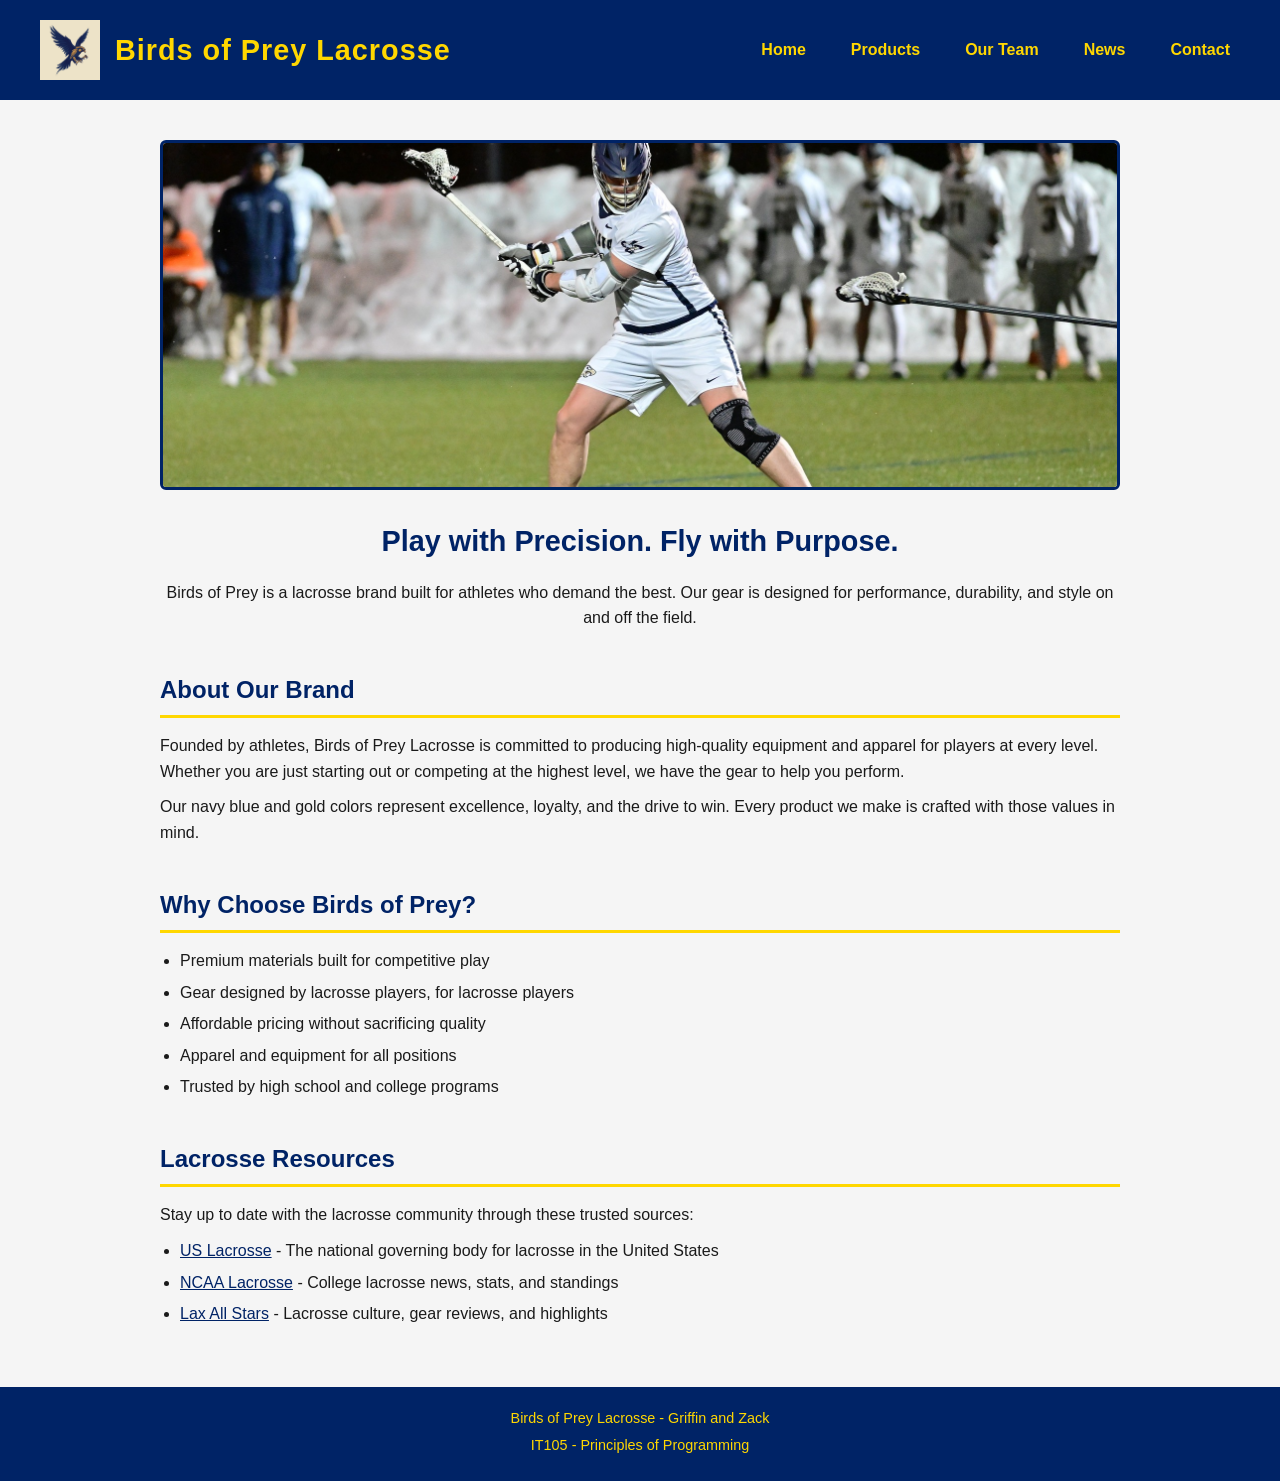
<file: signatureAssignment/index.html>
<!DOCTYPE html>
<html lang="en">
<head>
    <meta charset="UTF-8">
    <meta name="viewport" content="width=device-width, initial-scale=1.0">
    <title>Birds of Prey Lacrosse</title>
    <link rel="stylesheet" href="css/styles.css">
</head>
<body>

    <header>
        <div class="logo-area">
            <img src="media/Eagle.jpg" alt="Birds of Prey Lacrosse Logo" class="logo" id="logo-img">
            <h1>Birds of Prey Lacrosse</h1>
        </div>
        <nav>
            <a href="index.html">Home</a>
            <a href="products.html">Products</a>
            <a href="team.html">Our Team</a>
            <a href="news.html">News</a>
            <a href="contact.html">Contact</a>
        </nav>
    </header>

    <main>
        <section class="hero">
            <img src="media/action.jpg" alt="Birds of Prey lacrosse action shot" class="hero-img">
            <div class="hero-text">
                <h2>Play with Precision. Fly with Purpose.</h2>
                <p>Birds of Prey is a lacrosse brand built for athletes who demand the best. Our gear is designed for performance, durability, and style on and off the field.</p>
            </div>
        </section>

        <section class="about">
            <h2>About Our Brand</h2>
            <p>Founded by athletes, Birds of Prey Lacrosse is committed to producing high-quality equipment and apparel for players at every level. Whether you are just starting out or competing at the highest level, we have the gear to help you perform.</p>
            <p>Our navy blue and gold colors represent excellence, loyalty, and the drive to win. Every product we make is crafted with those values in mind.</p>
        </section>

        <section class="highlights">
            <h2>Why Choose Birds of Prey?</h2>
            <ul>
                <li>Premium materials built for competitive play</li>
                <li>Gear designed by lacrosse players, for lacrosse players</li>
                <li>Affordable pricing without sacrificing quality</li>
                <li>Apparel and equipment for all positions</li>
                <li>Trusted by high school and college programs</li>
            </ul>
        </section>

        <section class="external-links">
            <h2>Lacrosse Resources</h2>
            <p>Stay up to date with the lacrosse community through these trusted sources:</p>
            <ul>
                <li><a href="https://www.uslacrosse.org" target="_blank">US Lacrosse</a> - The national governing body for lacrosse in the United States</li>
                <li><a href="https://www.ncaa.org/sports/lacrosse" target="_blank">NCAA Lacrosse</a> - College lacrosse news, stats, and standings</li>
                <li><a href="https://www.laxallstars.com" target="_blank">Lax All Stars</a> - Lacrosse culture, gear reviews, and highlights</li>
            </ul>
        </section>
    </main>

    <footer>
        <p>Birds of Prey Lacrosse - Griffin and Zack</p>
        <p>IT105 - Principles of Programming</p>
    </footer>

    <script src="js/script.js"></script>
</body>
</html>
</file>
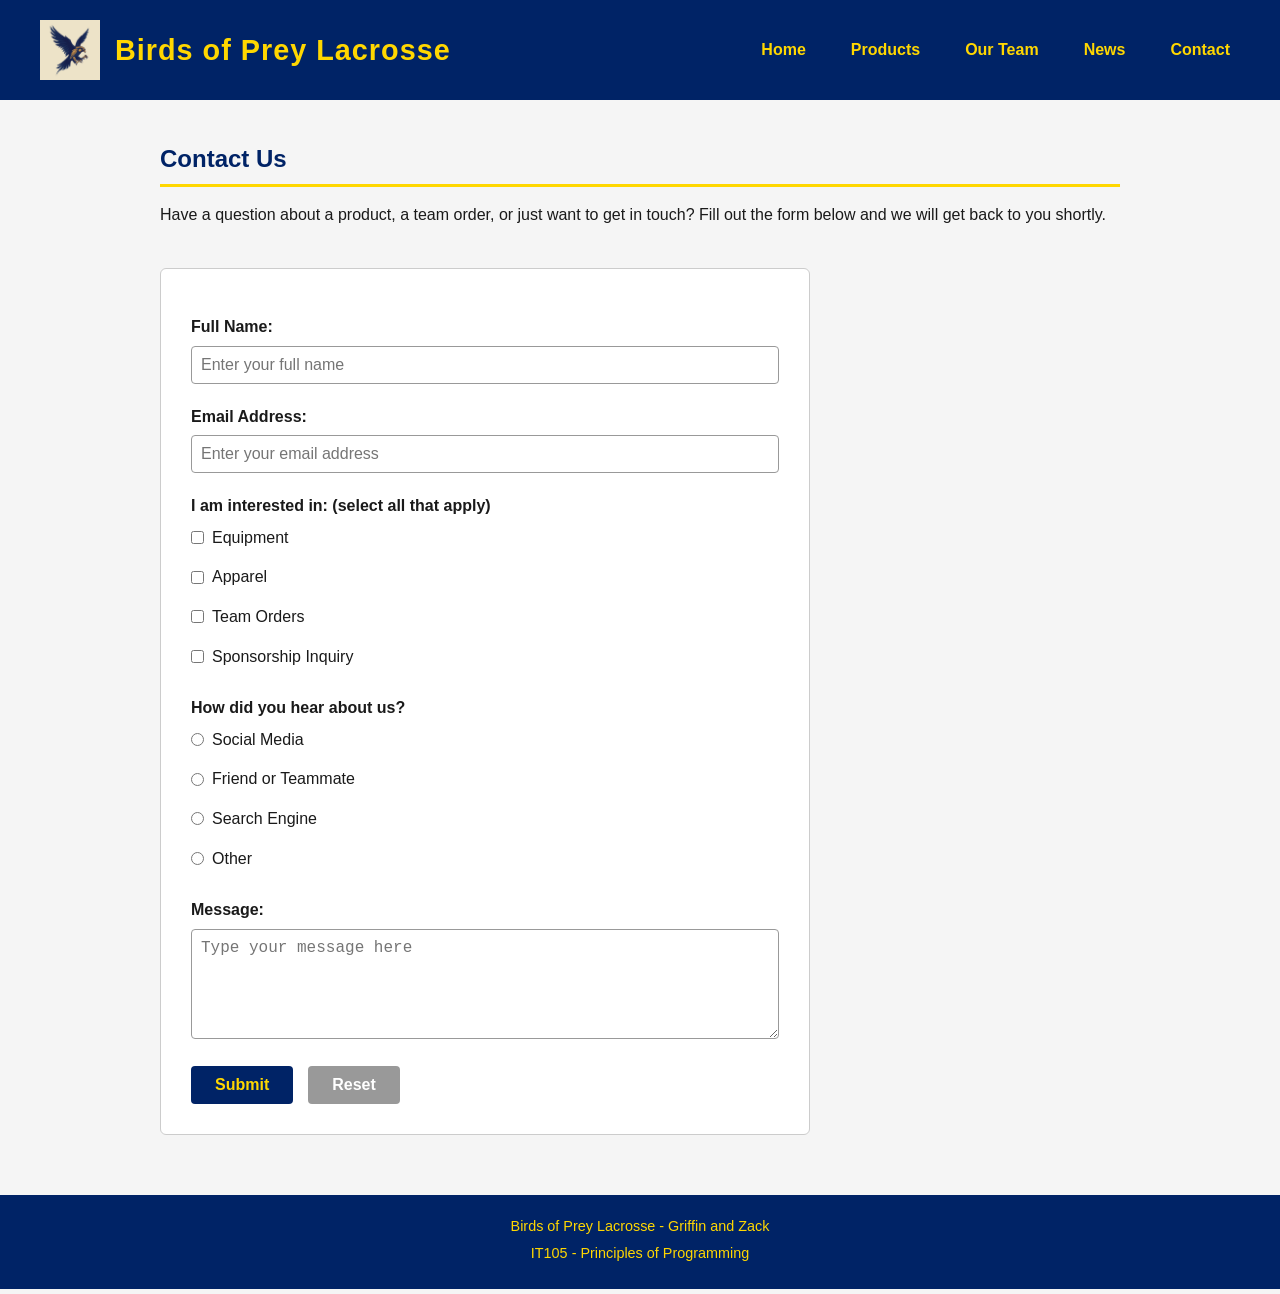
<file: signatureAssignment/contact.html>
<!DOCTYPE html>
<html lang="en">
<head>
    <meta charset="UTF-8">
    <meta name="viewport" content="width=device-width, initial-scale=1.0">
    <title>Contact - Birds of Prey Lacrosse</title>
    <link rel="stylesheet" href="css/styles.css">
</head>
<body>

    <header>
        <div class="logo-area">
            <img src="media/Eagle.jpg" alt="Birds of Prey Lacrosse Logo" class="logo">
            <h1>Birds of Prey Lacrosse</h1>
        </div>
        <nav>
            <a href="index.html">Home</a>
            <a href="products.html">Products</a>
            <a href="team.html">Our Team</a>
            <a href="news.html">News</a>
            <a href="contact.html">Contact</a>
        </nav>
    </header>

    <main>
        <section>
            <h2>Contact Us</h2>
            <p>Have a question about a product, a team order, or just want to get in touch? Fill out the form below and we will get back to you shortly.</p>
        </section>

        <section class="form-section">
            <div id="form-message"></div>

            <div class="form-group">
                <label for="name">Full Name:</label>
                <input type="text" id="name" placeholder="Enter your full name">
            </div>

            <div class="form-group">
                <label for="email">Email Address:</label>
                <input type="text" id="email" placeholder="Enter your email address">
            </div>

            <div class="form-group">
                <label>I am interested in: (select all that apply)</label>
                <div class="checkbox-group">
                    <label><input type="checkbox" id="check-equipment" value="Equipment"> Equipment</label>
                    <label><input type="checkbox" id="check-apparel" value="Apparel"> Apparel</label>
                    <label><input type="checkbox" id="check-team" value="Team Orders"> Team Orders</label>
                    <label><input type="checkbox" id="check-sponsorship" value="Sponsorship"> Sponsorship Inquiry</label>
                </div>
            </div>

            <div class="form-group">
                <label>How did you hear about us?</label>
                <div class="radio-group">
                    <label><input type="radio" name="referral" value="Social Media"> Social Media</label>
                    <label><input type="radio" name="referral" value="Friend or Teammate"> Friend or Teammate</label>
                    <label><input type="radio" name="referral" value="Search Engine"> Search Engine</label>
                    <label><input type="radio" name="referral" value="Other"> Other</label>
                </div>
            </div>

            <div class="form-group">
                <label for="message">Message:</label>
                <textarea id="message" rows="5" placeholder="Type your message here"></textarea>
            </div>

            <div class="form-buttons">
                <button type="button" onclick="submitForm()">Submit</button>
                <button type="button" onclick="resetForm()">Reset</button>
            </div>
        </section>
    </main>

    <footer>
        <p>Birds of Prey Lacrosse - Griffin and Zack</p>
        <p>IT105 - Principles of Programming</p>
    </footer>

    <script src="js/script.js"></script>
</body>
</html>
</file>
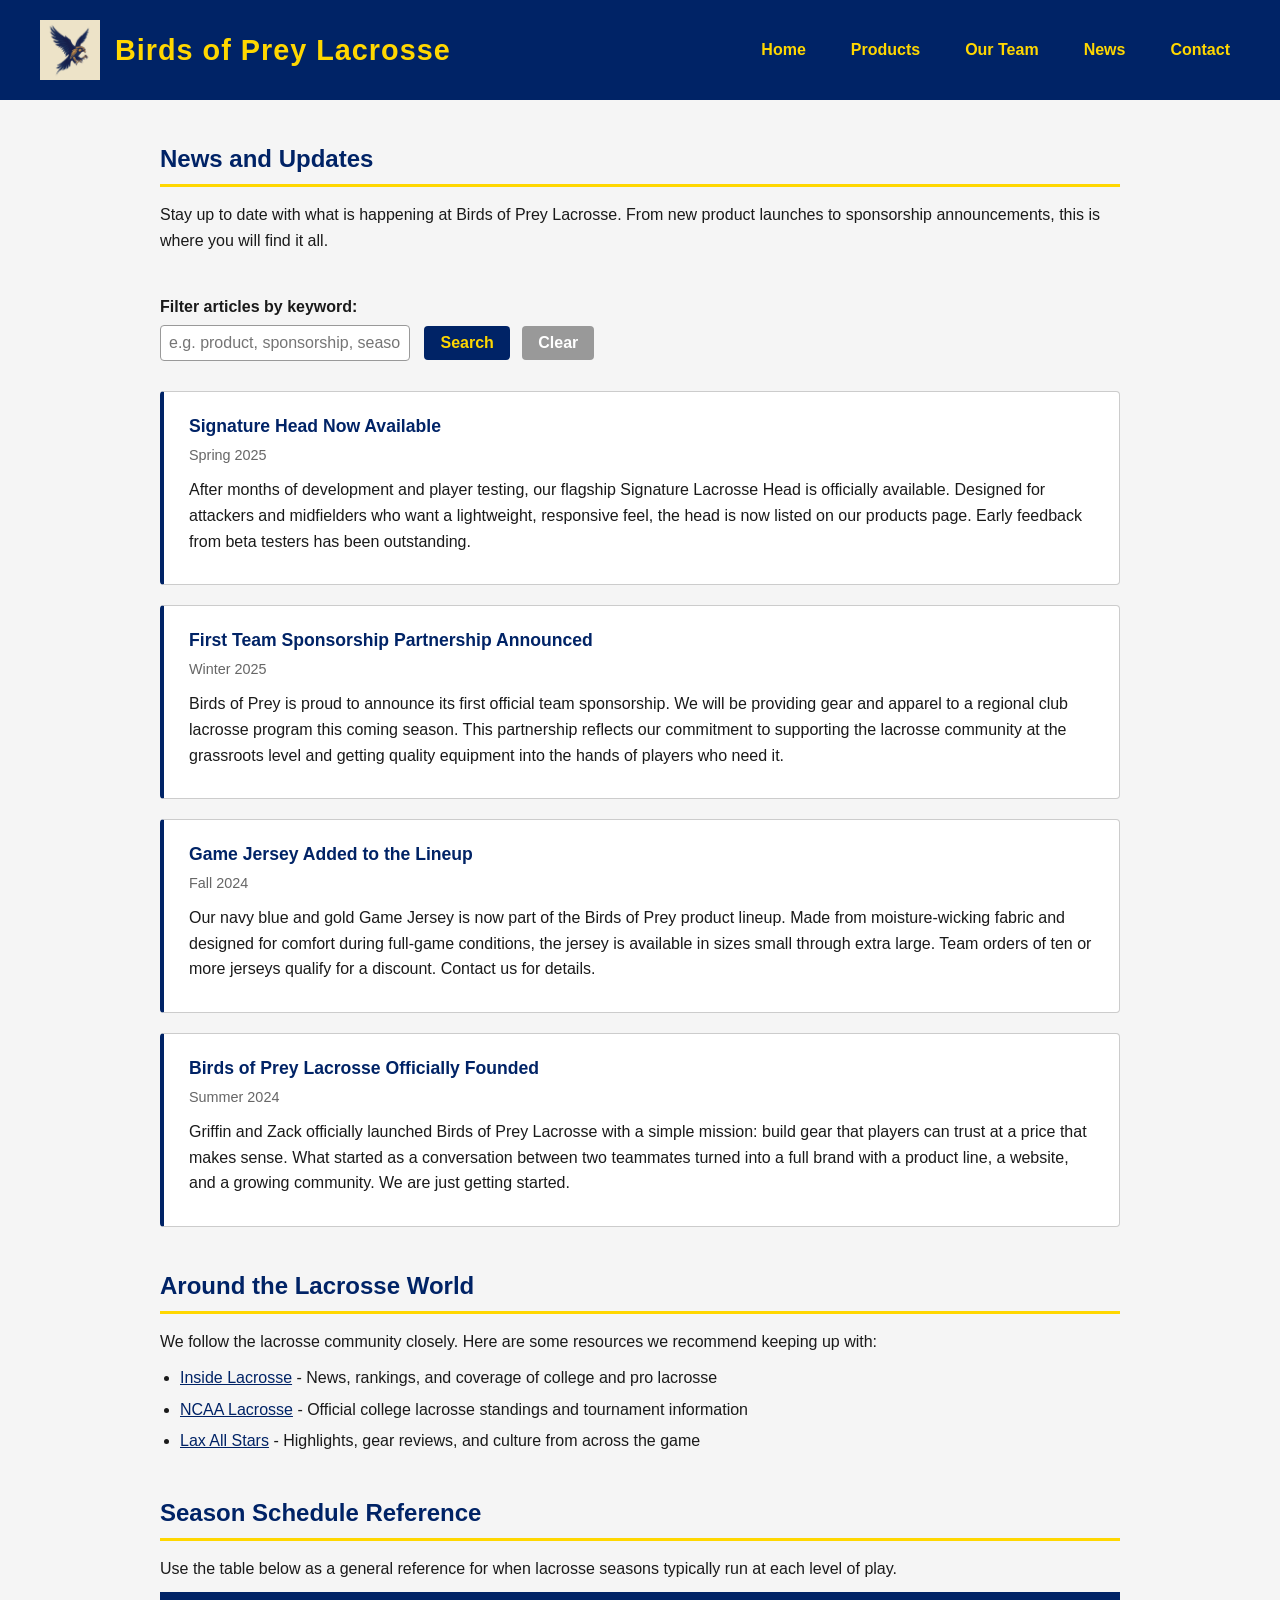
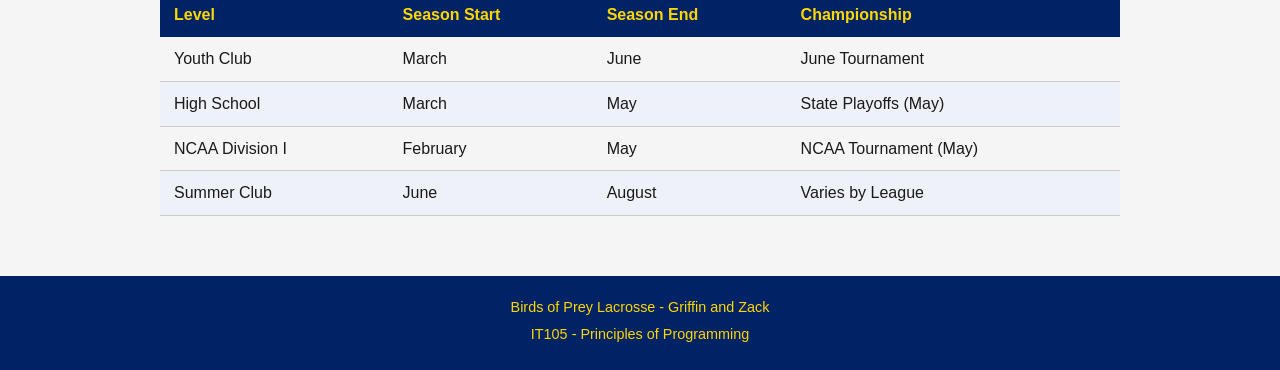
<file: signatureAssignment/news.html>
<!DOCTYPE html>
<html lang="en">
<head>
    <meta charset="UTF-8">
    <meta name="viewport" content="width=device-width, initial-scale=1.0">
    <title>News - Birds of Prey Lacrosse</title>
    <link rel="stylesheet" href="css/styles.css">
</head>
<body>

    <header>
        <div class="logo-area">
            <img src="media/Eagle.jpg" alt="Birds of Prey Lacrosse Logo" class="logo">
            <h1>Birds of Prey Lacrosse</h1>
        </div>
        <nav>
            <a href="index.html">Home</a>
            <a href="products.html">Products</a>
            <a href="team.html">Our Team</a>
            <a href="news.html">News</a>
            <a href="contact.html">Contact</a>
        </nav>
    </header>

    <main>

        <section>
            <h2>News and Updates</h2>
            <p>Stay up to date with what is happening at Birds of Prey Lacrosse. From new product launches to sponsorship announcements, this is where you will find it all.</p>
        </section>

        <section class="news-filter">
            <label for="filter-input">Filter articles by keyword:</label>
            <input type="text" id="filter-input" placeholder="e.g. product, sponsorship, season">
            <button onclick="filterNews()">Search</button>
            <button onclick="clearFilter()">Clear</button>
            <p id="filter-message"></p>
        </section>

        <section id="news-container">

            <article class="news-card" data-tags="product launch head">
                <h3>Signature Head Now Available</h3>
                <p class="news-date">Spring 2025</p>
                <p>After months of development and player testing, our flagship Signature Lacrosse Head is officially available. Designed for attackers and midfielders who want a lightweight, responsive feel, the head is now listed on our products page. Early feedback from beta testers has been outstanding.</p>
            </article>

            <article class="news-card" data-tags="sponsorship partnership team">
                <h3>First Team Sponsorship Partnership Announced</h3>
                <p class="news-date">Winter 2025</p>
                <p>Birds of Prey is proud to announce its first official team sponsorship. We will be providing gear and apparel to a regional club lacrosse program this coming season. This partnership reflects our commitment to supporting the lacrosse community at the grassroots level and getting quality equipment into the hands of players who need it.</p>
            </article>

            <article class="news-card" data-tags="apparel jersey launch">
                <h3>Game Jersey Added to the Lineup</h3>
                <p class="news-date">Fall 2024</p>
                <p>Our navy blue and gold Game Jersey is now part of the Birds of Prey product lineup. Made from moisture-wicking fabric and designed for comfort during full-game conditions, the jersey is available in sizes small through extra large. Team orders of ten or more jerseys qualify for a discount. Contact us for details.</p>
            </article>

            <article class="news-card" data-tags="brand launch founding">
                <h3>Birds of Prey Lacrosse Officially Founded</h3>
                <p class="news-date">Summer 2024</p>
                <p>Griffin and Zack officially launched Birds of Prey Lacrosse with a simple mission: build gear that players can trust at a price that makes sense. What started as a conversation between two teammates turned into a full brand with a product line, a website, and a growing community. We are just getting started.</p>
            </article>

        </section>

        <section>
            <h2>Around the Lacrosse World</h2>
            <p>We follow the lacrosse community closely. Here are some resources we recommend keeping up with:</p>
            <ul>
                <li><a href="https://www.theinsidelacrosse.com" target="_blank">Inside Lacrosse</a> - News, rankings, and coverage of college and pro lacrosse</li>
                <li><a href="https://www.ncaa.org/sports/lacrosse" target="_blank">NCAA Lacrosse</a> - Official college lacrosse standings and tournament information</li>
                <li><a href="https://www.laxallstars.com" target="_blank">Lax All Stars</a> - Highlights, gear reviews, and culture from across the game</li>
            </ul>
        </section>

        <section>
            <h2>Season Schedule Reference</h2>
            <p>Use the table below as a general reference for when lacrosse seasons typically run at each level of play.</p>
            <table>
                <thead>
                    <tr>
                        <th>Level</th>
                        <th>Season Start</th>
                        <th>Season End</th>
                        <th>Championship</th>
                    </tr>
                </thead>
                <tbody>
                    <tr>
                        <td>Youth Club</td>
                        <td>March</td>
                        <td>June</td>
                        <td>June Tournament</td>
                    </tr>
                    <tr>
                        <td>High School</td>
                        <td>March</td>
                        <td>May</td>
                        <td>State Playoffs (May)</td>
                    </tr>
                    <tr>
                        <td>NCAA Division I</td>
                        <td>February</td>
                        <td>May</td>
                        <td>NCAA Tournament (May)</td>
                    </tr>
                    <tr>
                        <td>Summer Club</td>
                        <td>June</td>
                        <td>August</td>
                        <td>Varies by League</td>
                    </tr>
                </tbody>
            </table>
        </section>

    </main>

    <footer>
        <p>Birds of Prey Lacrosse - Griffin and Zack</p>
        <p>IT105 - Principles of Programming</p>
    </footer>

    <script src="js/script.js"></script>
</body>
</html>
</file>
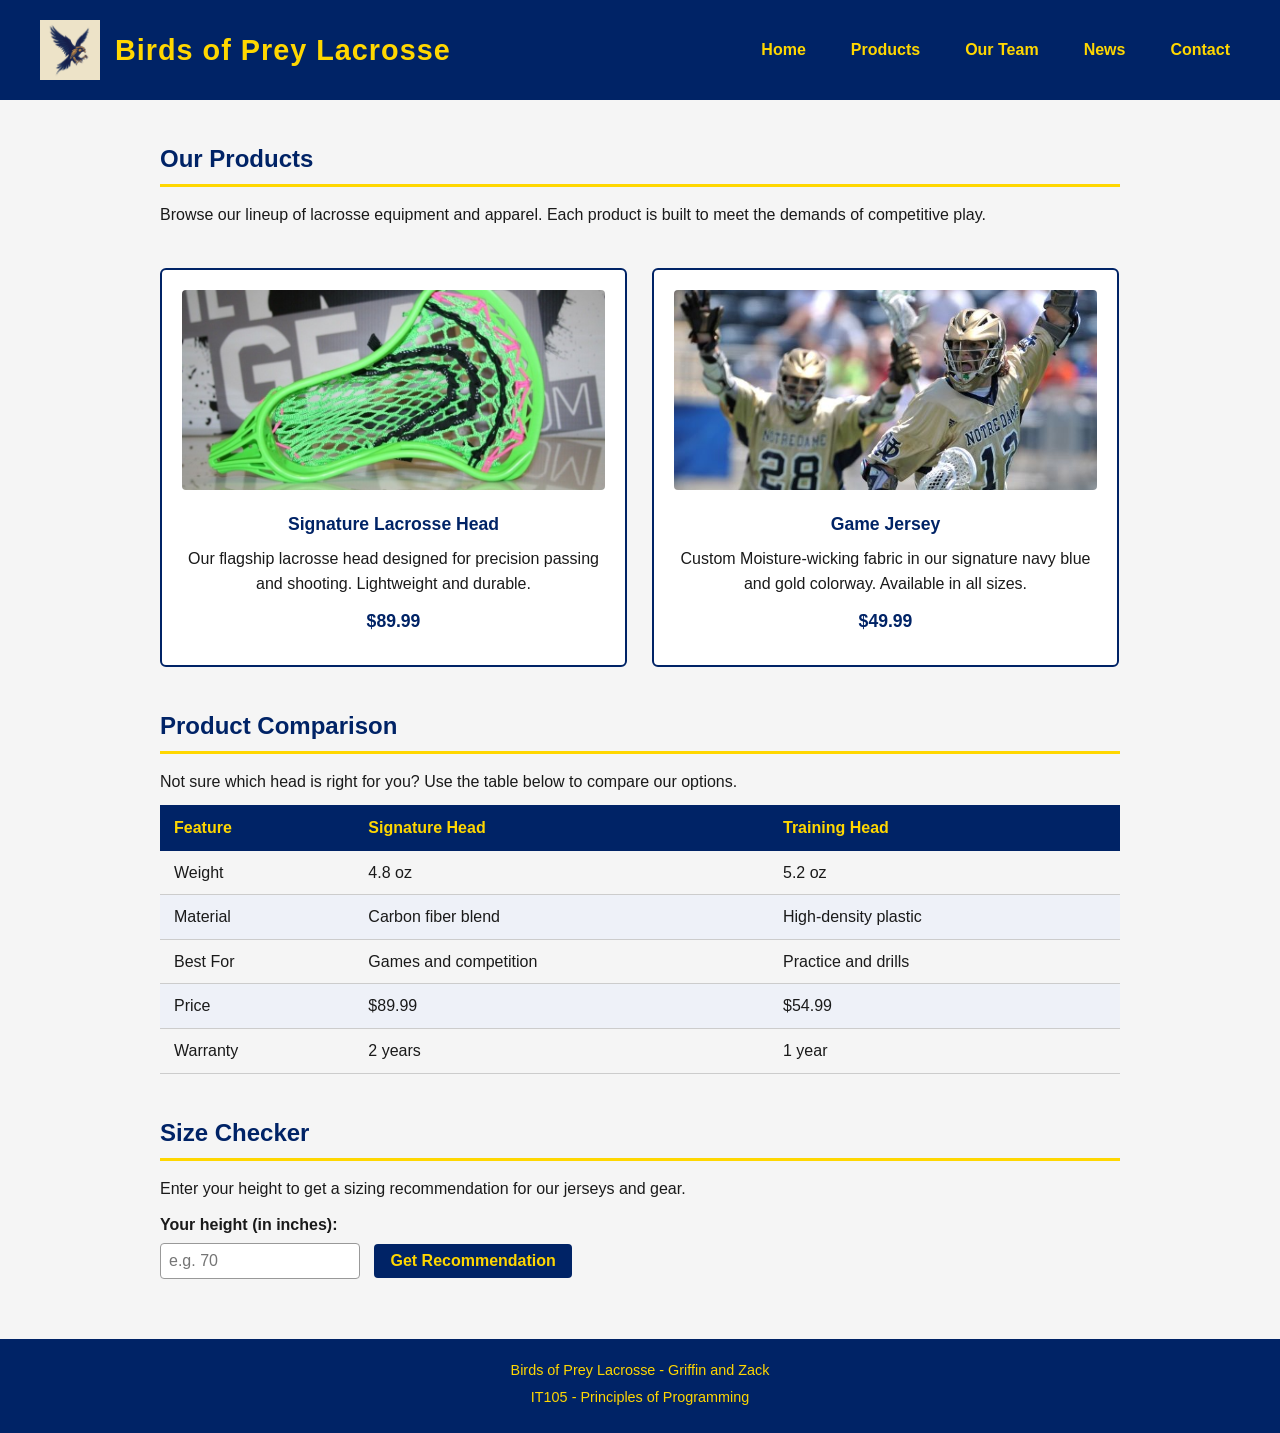
<file: signatureAssignment/products.html>
<!DOCTYPE html>
<html lang="en">
<head>
    <meta charset="UTF-8">
    <meta name="viewport" content="width=device-width, initial-scale=1.0">
    <title>Products - Birds of Prey Lacrosse</title>
    <link rel="stylesheet" href="css/styles.css">
</head>
<body>

    <header>
        <div class="logo-area">
            <img src="media/Eagle.jpg" alt="Birds of Prey Lacrosse Logo" class="logo">
            <h1>Birds of Prey Lacrosse</h1>
        </div>
        <nav>
            <a href="index.html">Home</a>
            <a href="products.html">Products</a>
            <a href="team.html">Our Team</a>
            <a href="news.html">News</a>
            <a href="contact.html">Contact</a>
        </nav>
    </header>

    <main>
        <section>
            <h2>Our Products</h2>
            <p>Browse our lineup of lacrosse equipment and apparel. Each product is built to meet the demands of competitive play.</p>
        </section>

        <section class="product-grid">

            <div class="product-card">
                <img src="media/head.jpg" alt="Birds of Prey Lacrosse Head">
                <h3>Signature Lacrosse Head</h3>
                <p>Our flagship lacrosse head designed for precision passing and shooting. Lightweight and durable.</p>
                <p class="price">$89.99</p>
            </div>

            <div class="product-card">
                <img src="media/jerseyes.jpg" alt="Birds of Prey Jersey">
                <h3>Game Jersey</h3>
                <p>Custom Moisture-wicking fabric in our signature navy blue and gold colorway. Available in all sizes.</p>
                <p class="price">$49.99</p>
            </div>

        </section>

        <section class="product-table-section">
            <h2>Product Comparison</h2>
            <p>Not sure which head is right for you? Use the table below to compare our options.</p>
            <table>
                <thead>
                    <tr>
                        <th>Feature</th>
                        <th>Signature Head</th>
                        <th>Training Head</th>
                    </tr>
                </thead>
                <tbody>
                    <tr>
                        <td>Weight</td>
                        <td>4.8 oz</td>
                        <td>5.2 oz</td>
                    </tr>
                    <tr>
                        <td>Material</td>
                        <td>Carbon fiber blend</td>
                        <td>High-density plastic</td>
                    </tr>
                    <tr>
                        <td>Best For</td>
                        <td>Games and competition</td>
                        <td>Practice and drills</td>
                    </tr>
                    <tr>
                        <td>Price</td>
                        <td>$89.99</td>
                        <td>$54.99</td>
                    </tr>
                    <tr>
                        <td>Warranty</td>
                        <td>2 years</td>
                        <td>1 year</td>
                    </tr>
                </tbody>
            </table>
        </section>

        <section class="size-check">
            <h2>Size Checker</h2>
            <p>Enter your height to get a sizing recommendation for our jerseys and gear.</p>
            <label for="height-input">Your height (in inches):</label>
            <input type="text" id="height-input" placeholder="e.g. 70">
            <button onclick="checkSize()">Get Recommendation</button>
            <p id="size-result"></p>
        </section>
    </main>

    <footer>
        <p>Birds of Prey Lacrosse - Griffin and Zack</p>
        <p>IT105 - Principles of Programming</p>
    </footer>

    <script src="js/script.js"></script>
</body>
</html>
</file>
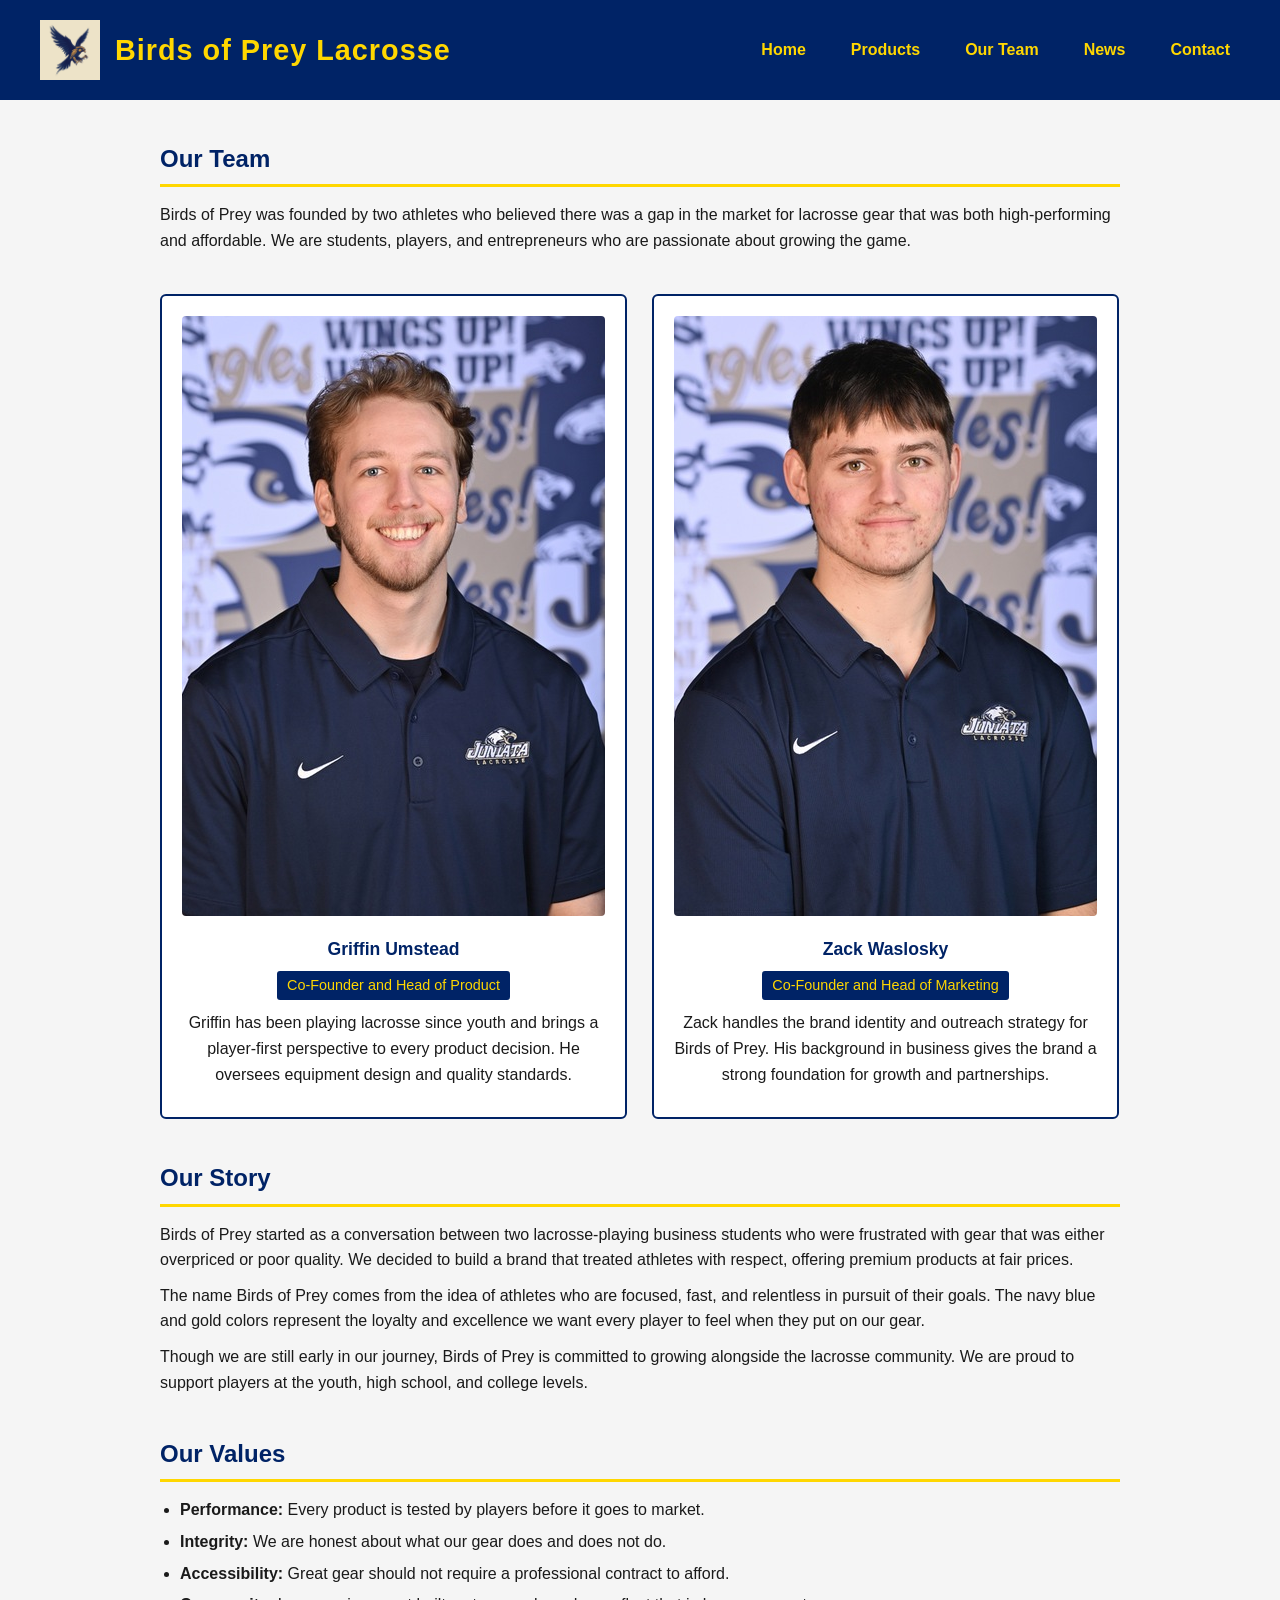
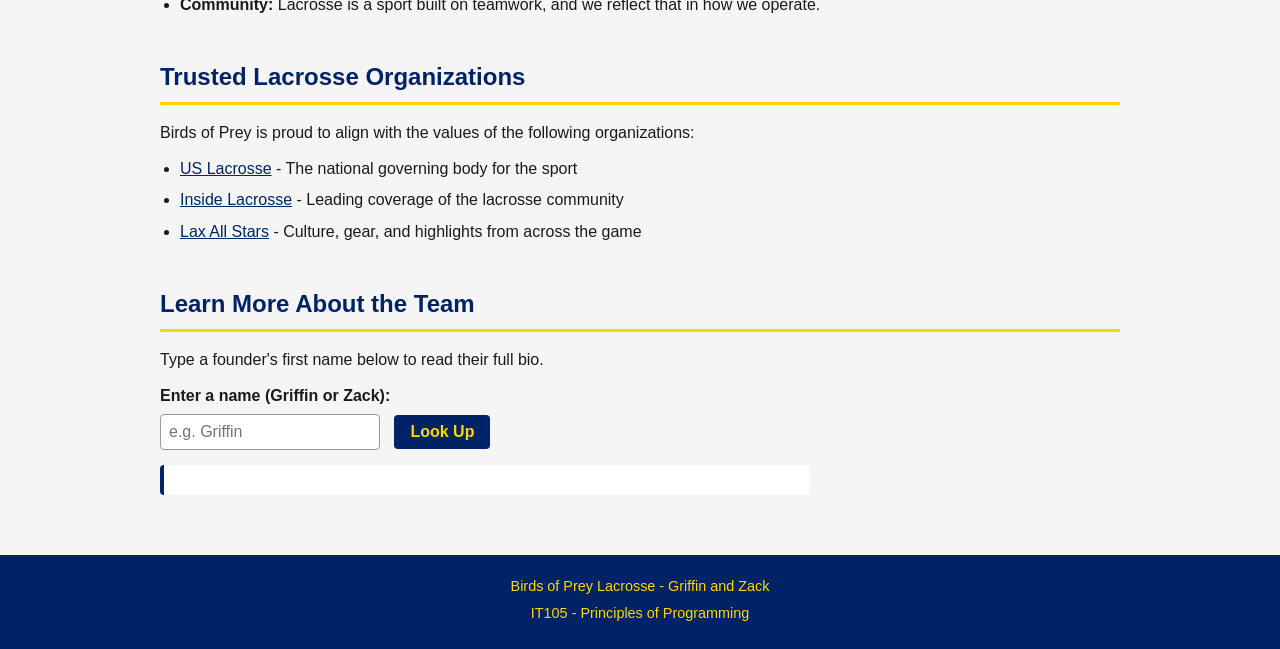
<file: signatureAssignment/team.html>
<!DOCTYPE html>
<html lang="en">
<head>
    <meta charset="UTF-8">
    <meta name="viewport" content="width=device-width, initial-scale=1.0">
    <title>Our Team - Birds of Prey Lacrosse</title>
    <link rel="stylesheet" href="css/styles.css">
</head>
<body>

    <header>
        <div class="logo-area">
            <img src="media/Eagle.jpg" alt="Birds of Prey Lacrosse Logo" class="logo">
            <h1>Birds of Prey Lacrosse</h1>
        </div>
        <nav>
            <a href="index.html">Home</a>
            <a href="products.html">Products</a>
            <a href="team.html">Our Team</a>
            <a href="news.html">News</a>
            <a href="contact.html">Contact</a>
        </nav>
    </header>

    <main>

        <section>
            <h2>Our Team</h2>
            <p>Birds of Prey was founded by two athletes who believed there was a gap in the market for lacrosse gear that was both high-performing and affordable. We are students, players, and entrepreneurs who are passionate about growing the game.</p>
        </section>

        <section class="team-grid">

            <div class="team-card">
                <img src="media/Griffin.jpg" alt="Photo of Griffin">
                <h3>Griffin Umstead</h3>
                <p class="team-title">Co-Founder and Head of Product</p>
                <p>Griffin has been playing lacrosse since youth and brings a player-first perspective to every product decision. He oversees equipment design and quality standards.</p>
            </div>

            <div class="team-card">
                <img src="media/Zack.jpg" alt="Photo of Zack">
                <h3>Zack Waslosky</h3>
                <p class="team-title">Co-Founder and Head of Marketing</p>
                <p>Zack handles the brand identity and outreach strategy for Birds of Prey. His background in business gives the brand a strong foundation for growth and partnerships.</p>
            </div>

        </section>

        <section>
            <h2>Our Story</h2>
            <p>Birds of Prey started as a conversation between two lacrosse-playing business students who were frustrated with gear that was either overpriced or poor quality. We decided to build a brand that treated athletes with respect, offering premium products at fair prices.</p>
            <p>The name Birds of Prey comes from the idea of athletes who are focused, fast, and relentless in pursuit of their goals. The navy blue and gold colors represent the loyalty and excellence we want every player to feel when they put on our gear.</p>
            <p>Though we are still early in our journey, Birds of Prey is committed to growing alongside the lacrosse community. We are proud to support players at the youth, high school, and college levels.</p>
        </section>

        <section>
            <h2>Our Values</h2>
            <ul>
                <li><strong>Performance:</strong> Every product is tested by players before it goes to market.</li>
                <li><strong>Integrity:</strong> We are honest about what our gear does and does not do.</li>
                <li><strong>Accessibility:</strong> Great gear should not require a professional contract to afford.</li>
                <li><strong>Community:</strong> Lacrosse is a sport built on teamwork, and we reflect that in how we operate.</li>
            </ul>
        </section>

        <section>
            <h2>Trusted Lacrosse Organizations</h2>
            <p>Birds of Prey is proud to align with the values of the following organizations:</p>
            <ul>
                <li><a href="https://www.uslacrosse.org" target="_blank">US Lacrosse</a> - The national governing body for the sport</li>
                <li><a href="https://www.theinsidelacrosse.com" target="_blank">Inside Lacrosse</a> - Leading coverage of the lacrosse community</li>
                <li><a href="https://www.laxallstars.com" target="_blank">Lax All Stars</a> - Culture, gear, and highlights from across the game</li>
            </ul>
        </section>

        <section class="bio-lookup">
            <h2>Learn More About the Team</h2>
            <p>Type a founder's first name below to read their full bio.</p>
            <label for="bio-input">Enter a name (Griffin or Zack):</label>
            <input type="text" id="bio-input" placeholder="e.g. Griffin">
            <button onclick="lookupBio()">Look Up</button>
            <div id="bio-result"></div>
        </section>

    </main>

    <footer>
        <p>Birds of Prey Lacrosse - Griffin and Zack</p>
        <p>IT105 - Principles of Programming</p>
    </footer>

    <script src="js/script.js"></script>
</body>
</html>
</file>
<file: signatureAssignment/css/styles.css>
/* Birds of Prey Lacrosse - Main Stylesheet */

/* === Global Styles === */
* {
    box-sizing: border-box;
    margin: 0;
    padding: 0;
}

body {
    font-family: Arial, sans-serif;
    font-size: 16px;
    color: #1a1a1a;
    background-color: #f5f5f5;
    line-height: 1.6;
}

/* === Header === */
header {
    background-color: #002366;
    color: #FFD700;
    padding: 20px 40px;
    display: flex;
    align-items: center;
    justify-content: space-between;
}

.logo-area {
    display: flex;
    align-items: center;
    gap: 15px;
}

.logo {
    height: 60px;
    width: auto;
}

header h1 {
    font-size: 1.8rem;
    color: #FFD700;
    letter-spacing: 1px;
}

/* === Navigation === */
nav {
    display: flex;
    gap: 25px;
}

nav a {
    color: #FFD700;
    text-decoration: none;
    font-size: 1rem;
    font-weight: bold;
    padding: 5px 10px;
    border-radius: 4px;
    transition: background-color 0.2s;
}

nav a:hover {
    background-color: #FFD700;
    color: #002366;
}

/* === Main Content === */
main {
    max-width: 1000px;
    margin: 40px auto;
    padding: 0 20px;
}

main section {
    margin-bottom: 40px;
}

h2 {
    font-size: 1.5rem;
    color: #002366;
    border-bottom: 3px solid #FFD700;
    padding-bottom: 6px;
    margin-bottom: 15px;
}

h3 {
    font-size: 1.1rem;
    color: #002366;
    margin-bottom: 8px;
}

p {
    margin-bottom: 10px;
}

ul {
    padding-left: 20px;
    margin-bottom: 10px;
}

ul li {
    margin-bottom: 6px;
}

a {
    color: #002366;
}

a:hover {
    color: #FFD700;
}

/* === Hero Section === */
.hero {
    text-align: center;
    margin-bottom: 40px;
}

.hero-img {
    width: 100%;
    max-height: 350px;
    object-fit: cover;
    border-radius: 6px;
    margin-bottom: 20px;
    border: 3px solid #002366;
}

.hero-text h2 {
    font-size: 1.8rem;
    border: none;
    margin-bottom: 10px;
}

/* === Product Grid === */
.product-grid {
    display: flex;
    gap: 25px;
    flex-wrap: wrap;
}

.product-card {
    background-color: #ffffff;
    border: 2px solid #002366;
    border-radius: 6px;
    padding: 20px;
    width: calc(50% - 13px);
    text-align: center;
}

.product-card img {
    width: 100%;
    height: 200px;
    object-fit: cover;
    border-radius: 4px;
    margin-bottom: 12px;
    background-color: #dddddd;
}

.price {
    font-weight: bold;
    color: #002366;
    font-size: 1.1rem;
}

/* === Table === */
table {
    width: 100%;
    border-collapse: collapse;
    margin-top: 10px;
}

th {
    background-color: #002366;
    color: #FFD700;
    padding: 10px 14px;
    text-align: left;
}

td {
    padding: 9px 14px;
    border-bottom: 1px solid #cccccc;
}

tr:nth-child(even) {
    background-color: #eef1f8;
}

/* === Size Checker === */
.size-check label {
    display: block;
    margin-bottom: 6px;
    font-weight: bold;
}

.size-check input {
    padding: 8px;
    font-size: 1rem;
    width: 200px;
    border: 1px solid #999;
    border-radius: 4px;
    margin-right: 10px;
}

.size-check button {
    padding: 8px 16px;
    background-color: #002366;
    color: #FFD700;
    border: none;
    border-radius: 4px;
    cursor: pointer;
    font-size: 1rem;
    font-weight: bold;
}

.size-check button:hover {
    background-color: #FFD700;
    color: #002366;
}

#size-result {
    margin-top: 12px;
    font-weight: bold;
    color: #002366;
}

/* === Contact Form === */
.form-section {
    background-color: #ffffff;
    border: 1px solid #cccccc;
    border-radius: 6px;
    padding: 30px;
    max-width: 650px;
}

.form-group {
    margin-bottom: 20px;
}

.form-group label {
    display: block;
    font-weight: bold;
    margin-bottom: 6px;
}

.form-group input[type="text"] {
    width: 100%;
    padding: 9px;
    font-size: 1rem;
    border: 1px solid #999;
    border-radius: 4px;
}

.form-group textarea {
    width: 100%;
    padding: 9px;
    font-size: 1rem;
    border: 1px solid #999;
    border-radius: 4px;
    resize: vertical;
}

.checkbox-group,
.radio-group {
    display: flex;
    flex-direction: column;
    gap: 8px;
    margin-top: 6px;
}

.checkbox-group label,
.radio-group label {
    font-weight: normal;
    display: flex;
    align-items: center;
    gap: 8px;
}

.form-buttons {
    display: flex;
    gap: 15px;
    margin-top: 10px;
}

.form-buttons button {
    padding: 10px 24px;
    font-size: 1rem;
    font-weight: bold;
    border: none;
    border-radius: 4px;
    cursor: pointer;
}

.form-buttons button:first-child {
    background-color: #002366;
    color: #FFD700;
}

.form-buttons button:first-child:hover {
    background-color: #FFD700;
    color: #002366;
}

.form-buttons button:last-child {
    background-color: #999999;
    color: #ffffff;
}

.form-buttons button:last-child:hover {
    background-color: #666666;
}

#form-message {
    margin-bottom: 15px;
    font-weight: bold;
    color: #002366;
}

/* === Team Page === */
.team-grid {
    display: flex;
    gap: 25px;
    flex-wrap: wrap;
    margin-bottom: 40px;
}

.team-card {
    background-color: #ffffff;
    border: 2px solid #002366;
    border-radius: 6px;
    padding: 20px;
    width: calc(50% - 13px);
    text-align: center;
}

.team-card img {
    width: 100%;
    height: 600px;
    object-fit: cover;
    border-radius: 4px;
    margin-bottom: 12px;
    background-color: #dddddd;
}

.team-title {
    color: #FFD700;
    background-color: #002366;
    display: inline-block;
    padding: 3px 10px;
    border-radius: 3px;
    font-size: 0.9rem;
    margin-bottom: 10px;
}

.bio-lookup label {
    display: block;
    font-weight: bold;
    margin-bottom: 6px;
}

.bio-lookup input {
    padding: 8px;
    font-size: 1rem;
    width: 220px;
    border: 1px solid #999;
    border-radius: 4px;
    margin-right: 10px;
}

.bio-lookup button {
    padding: 8px 16px;
    background-color: #002366;
    color: #FFD700;
    border: none;
    border-radius: 4px;
    cursor: pointer;
    font-size: 1rem;
    font-weight: bold;
}

.bio-lookup button:hover {
    background-color: #FFD700;
    color: #002366;
}

#bio-result {
    margin-top: 15px;
    background-color: #ffffff;
    border-left: 4px solid #002366;
    padding: 15px;
    border-radius: 4px;
    max-width: 650px;
}

/* === News Page === */
.news-filter {
    margin-bottom: 30px;
}

.news-filter label {
    display: block;
    font-weight: bold;
    margin-bottom: 6px;
}

.news-filter input {
    padding: 8px;
    font-size: 1rem;
    width: 250px;
    border: 1px solid #999;
    border-radius: 4px;
    margin-right: 10px;
}

.news-filter button {
    padding: 8px 16px;
    font-size: 1rem;
    font-weight: bold;
    border: none;
    border-radius: 4px;
    cursor: pointer;
    margin-right: 8px;
}

.news-filter button:first-of-type {
    background-color: #002366;
    color: #FFD700;
}

.news-filter button:first-of-type:hover {
    background-color: #FFD700;
    color: #002366;
}

.news-filter button:last-of-type {
    background-color: #999999;
    color: #ffffff;
}

.news-filter button:last-of-type:hover {
    background-color: #666666;
}

#filter-message {
    margin-top: 10px;
    font-weight: bold;
    color: #002366;
}

.news-card {
    background-color: #ffffff;
    border: 1px solid #cccccc;
    border-left: 4px solid #002366;
    border-radius: 4px;
    padding: 20px 25px;
    margin-bottom: 20px;
}

.news-card h3 {
    margin-bottom: 4px;
}

.news-date {
    font-size: 0.9rem;
    color: #666666;
    margin-bottom: 10px;
}

/* === Footer === */
footer {
    background-color: #002366;
    color: #FFD700;
    text-align: center;
    padding: 20px;
    margin-top: 60px;
    font-size: 0.9rem;
}

footer p {
    margin-bottom: 4px;
}
</file>
